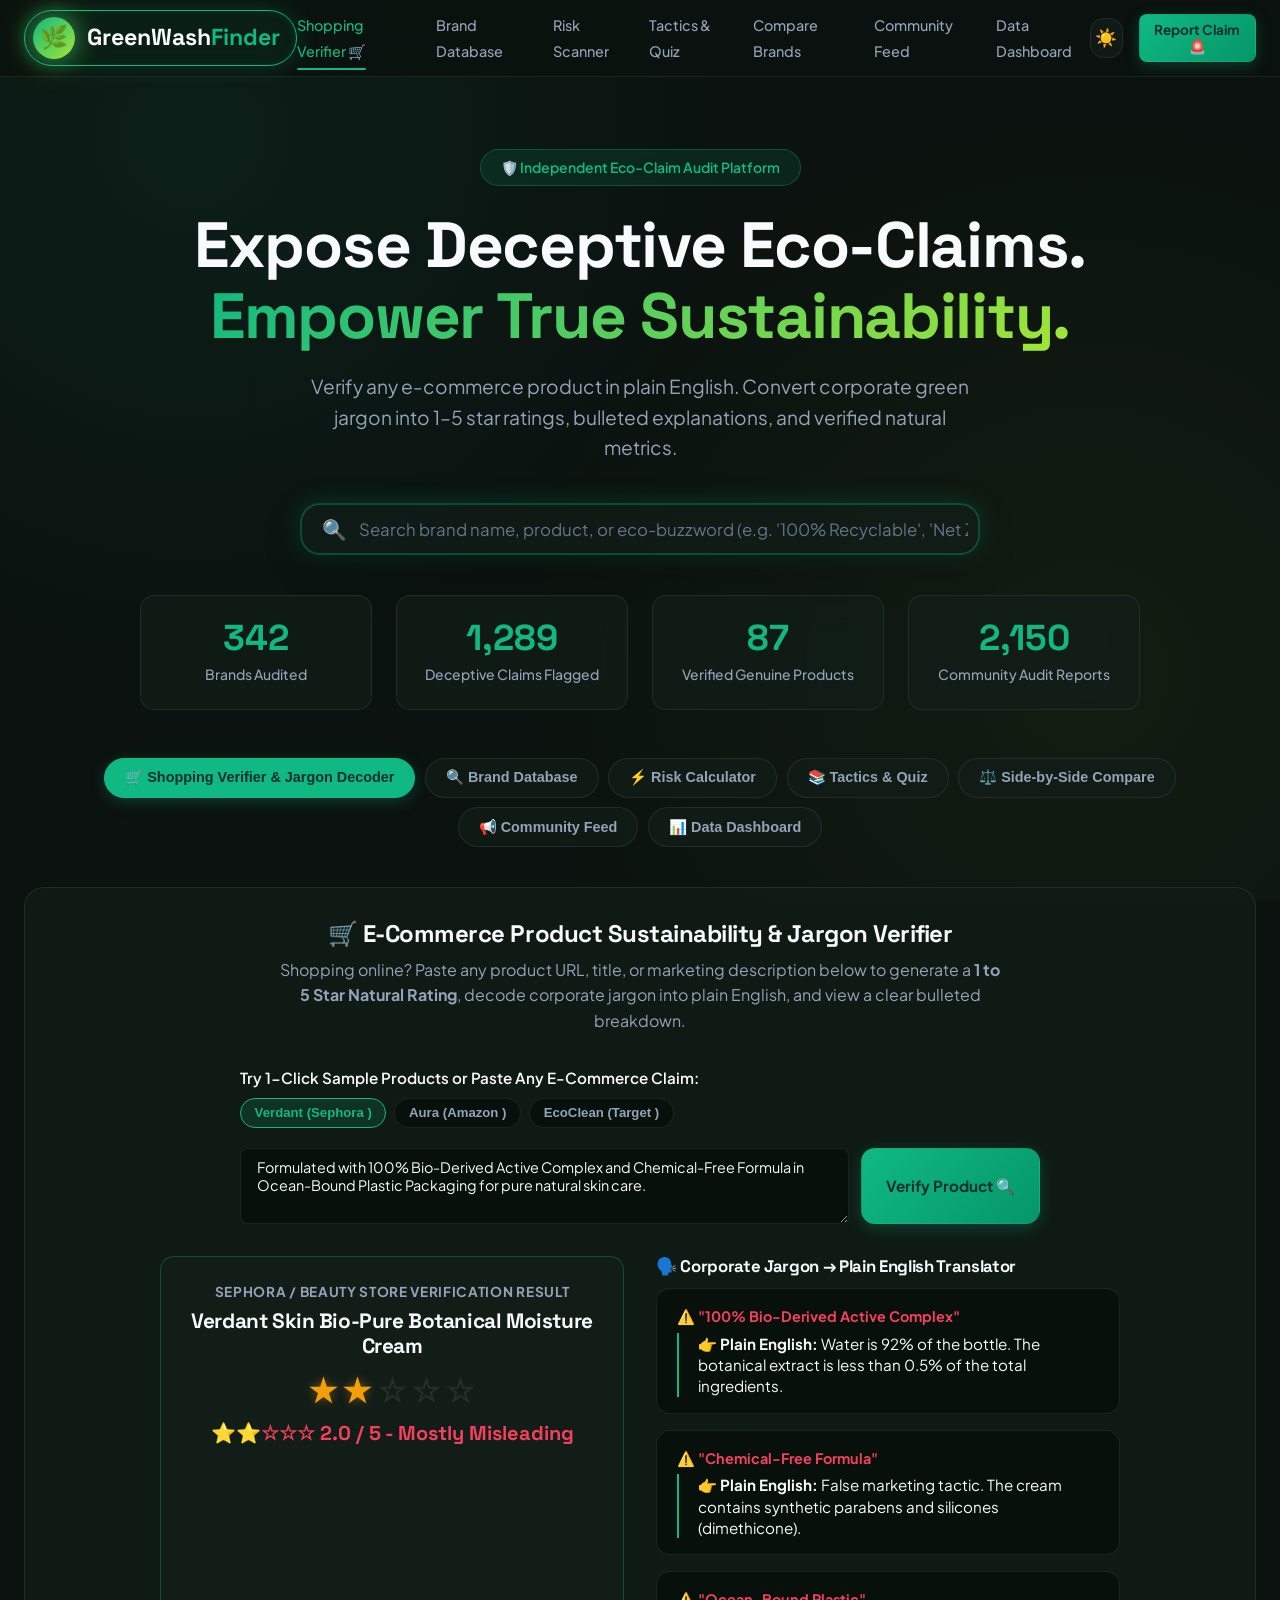
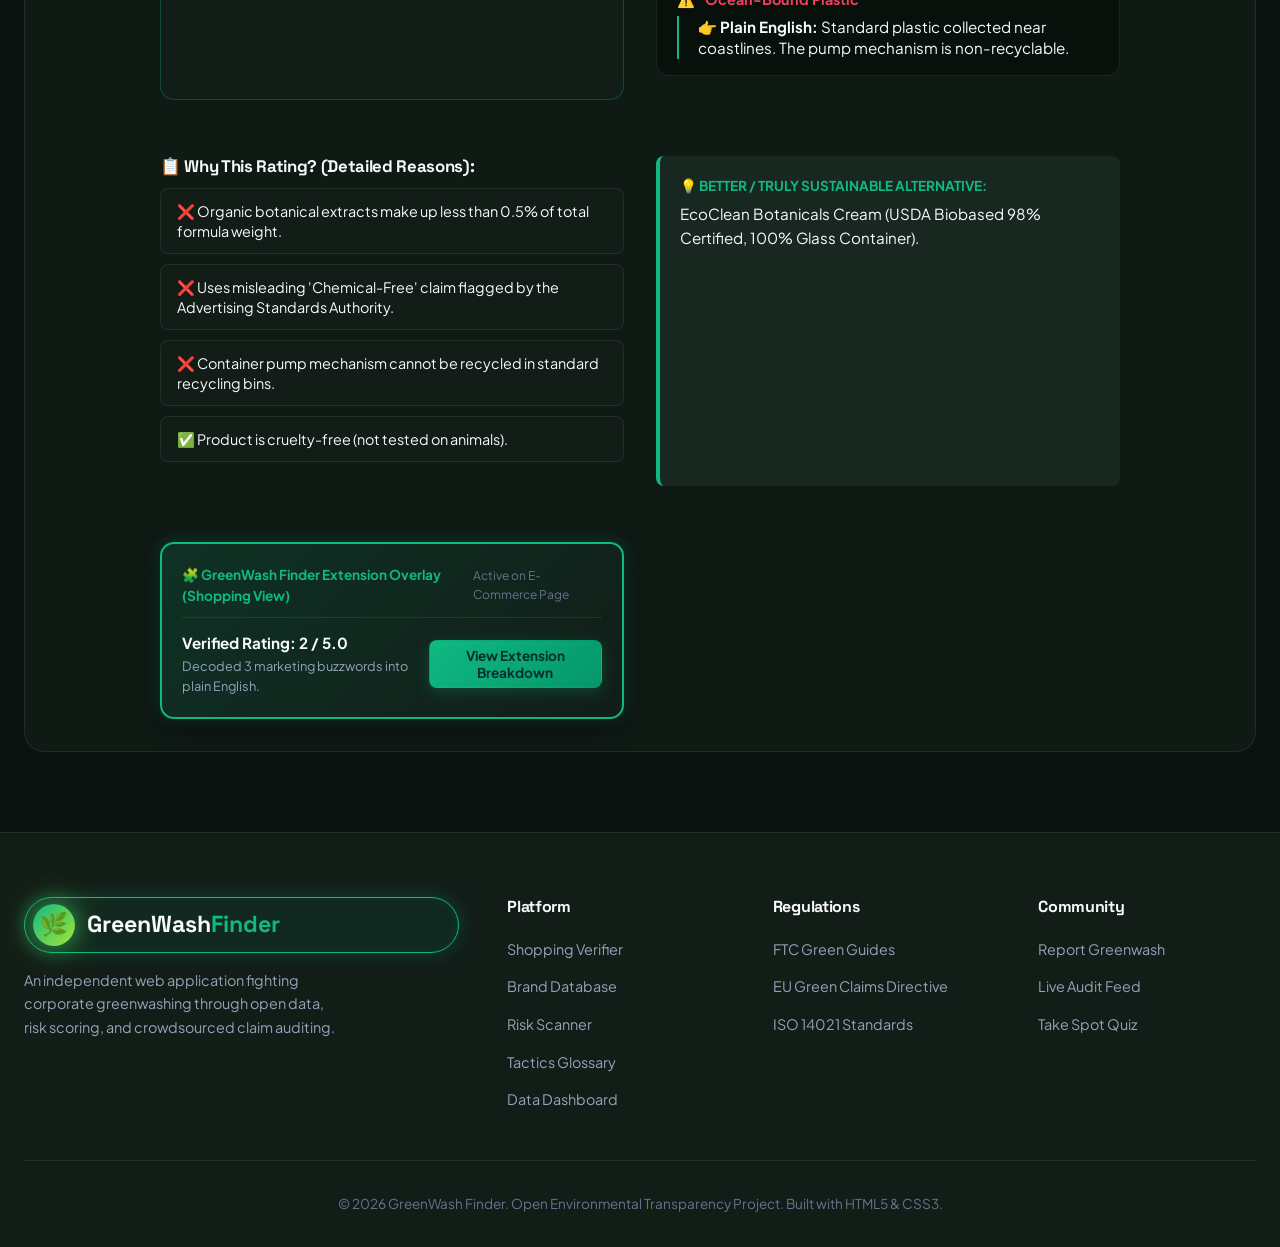
<file: greenwash/index.html>
<!DOCTYPE html>
<html lang="en" data-theme="dark">

<head>
    <meta charset="UTF-8">
    <meta name="viewport" content="width=device-width, initial-scale=1.0">
    <title>GreenWash Finder | Expose Deceptive Eco-Claims & Corporate Greenwashing</title>
    <meta name="description"
        content="GreenWash Finder is an interactive platform auditing corporate eco-claims, evaluating greenwashing risk scores, decoding e-commerce buzzwords into plain English with 1-5 star ratings.">
    <link rel="stylesheet" href="styles.css">
</head>

<body>

    <!-- Header & Navigation -->
    <header class="navbar">
        <div class="container">
            <a href="#" class="logo">
                <div class="logo-icon">🌿</div>
                <span>GreenWash<span class="text-emerald">Finder</span></span>
            </a>

            <nav>
                <ul class="nav-links">
                    <li><a href="#" class="nav-link active" data-tab="ecom">Shopping Verifier 🛒</a></li>
                    <li><a href="#" class="nav-link" data-tab="database">Brand Database</a></li>
                    <li><a href="#" class="nav-link" data-tab="scanner">Risk Scanner</a></li>
                    <li><a href="#" class="nav-link" data-tab="tactics">Tactics & Quiz</a></li>
                    <li><a href="#" class="nav-link" data-tab="compare">Compare Brands</a></li>
                    <li><a href="#" class="nav-link" data-tab="reports">Community Feed</a></li>
                    <li><a href="#" class="nav-link" data-tab="insights">Data Dashboard</a></li>
                </ul>
            </nav>

            <div class="nav-actions">
                <button class="theme-toggle" id="themeToggleBtn" title="Toggle Theme">☀️</button>
                <button class="btn btn-primary btn-sm" id="openSubmitReportBtn">Report Claim 🚨</button>
            </div>
        </div>
    </header>

    <!-- Main Hero Banner -->
    <section class="hero">
        <div class="container">
            <div class="hero-badge">
                <span>🛡️ Independent Eco-Claim Audit Platform</span>
            </div>
            <h1 class="hero-title">Expose Deceptive Eco-Claims.<br><span class="gradient-text">Empower True
                    Sustainability.</span></h1>
            <p class="hero-subtitle">
                Verify any e-commerce product in plain English. Convert corporate green jargon into 1–5 star ratings,
                bulleted explanations, and verified natural metrics.
            </p>

            <!-- Quick Search Bar -->
            <div class="search-box-wrap">
                <div class="search-box">
                    <span class="search-icon">🔍</span>
                    <input type="text" id="quickSearchInput" class="search-input"
                        placeholder="Search brand name, product, or eco-buzzword (e.g. '100% Recyclable', 'Net Zero')...">
                </div>
                <div class="search-results-dropdown" id="searchResultsDropdown"></div>
            </div>

            <!-- Stats Counters -->
            <div class="hero-stats">
                <div class="stat-card">
                    <div class="stat-number" id="stat-brands">0</div>
                    <div class="stat-label">Brands Audited</div>
                </div>
                <div class="stat-card">
                    <div class="stat-number" id="stat-claims">0</div>
                    <div class="stat-label">Deceptive Claims Flagged</div>
                </div>
                <div class="stat-card">
                    <div class="stat-number" id="stat-products">0</div>
                    <div class="stat-label">Verified Genuine Products</div>
                </div>
                <div class="stat-card">
                    <div class="stat-number" id="stat-reports">0</div>
                    <div class="stat-label">Community Audit Reports</div>
                </div>
            </div>
        </div>
    </section>

    <!-- Main Content Tabs Area -->
    <main class="container" id="main-content">
        <!-- Section Navigation Buttons -->
        <div class="section-nav">
            <button class="tab-btn active" data-tab="ecom">🛒 Shopping Verifier & Jargon Decoder</button>
            <button class="tab-btn" data-tab="database">🔍 Brand Database</button>
            <button class="tab-btn" data-tab="scanner">⚡ Risk Calculator</button>
            <button class="tab-btn" data-tab="tactics">📚 Tactics & Quiz</button>
            <button class="tab-btn" data-tab="compare">⚖️ Side-by-Side Compare</button>
            <button class="tab-btn" data-tab="reports">📢 Community Feed</button>
            <button class="tab-btn" data-tab="insights">📊 Data Dashboard</button>
        </div>

        <!-- Section 0 (Featured): E-Commerce Product Verifier & Jargon Decoder -->
        <section id="ecom-section" class="view-section active">
            <div class="verifier-card">
                <div style="text-align:center; max-width:720px; margin:0 auto 2rem;">
                    <h2>🛒 E-Commerce Product Sustainability & Jargon Verifier</h2>
                    <p style="color:var(--text-secondary); margin-top:0.5rem;">
                        Shopping online? Paste any product URL, title, or marketing description below to generate a
                        <strong>1 to 5 Star Natural Rating</strong>, decode corporate jargon into plain English, and
                        view a clear bulleted breakdown.
                    </p>
                </div>

                <!-- Input & Preset Buttons -->
                <div style="max-width:800px; margin:0 auto 2rem;">
                    <label class="form-label">Try 1-Click Sample Products or Paste Any E-Commerce Claim:</label>
                    <div class="sample-preset-pills" id="ecomPresetsContainer"></div>

                    <div style="display:flex; gap:0.75rem; flex-wrap:wrap;">
                        <textarea id="ecomTextInput" class="text-input"
                            style="flex:1; min-width:280px; height:76px; font-family:inherit;"
                            placeholder="Paste product URL or marketing text (e.g. '100% Bio-Derived Active Complex in Ocean-Bound Plastic Packaging')..."></textarea>
                        <button class="btn btn-primary" id="verifyEcomBtn" style="align-self:stretch;">Verify Product
                            🔍</button>
                    </div>
                </div>

                <!-- Dynamic Results Display Area -->
                <div class="ecom-verifier-grid" id="ecomResultsContainer" style="max-width:960px; margin:0 auto;"></div>
            </div>
        </section>

        <!-- Section 1: Brand & Product Database -->
        <section id="database-section" class="view-section">
            <div class="filter-toolbar">
                <div class="filter-group">
                    <span class="filter-label">Industry:</span>
                    <select id="filterIndustry" class="select-input"></select>

                    <span class="filter-label">Risk Level:</span>
                    <select id="filterRisk" class="select-input">
                        <option value="All Tiers">All Tiers</option>
                        <option value="High Risk">High Risk (70%+)</option>
                        <option value="Suspicious">Suspicious (45%-69%)</option>
                        <option value="Verified Genuine">Verified Genuine (&lt;45%)</option>
                    </select>

                    <span class="filter-label">Sort:</span>
                    <select id="sortBrands" class="select-input">
                        <option value="riskScoreDesc">Highest Risk First</option>
                        <option value="riskScoreAsc">Lowest Risk First</option>
                        <option value="nameAsc">Brand Name (A-Z)</option>
                    </select>
                </div>

                <div class="filter-group">
                    <input type="text" id="dbSearchInput" class="text-input" placeholder="Filter by keyword...">
                    <span id="dbCountBadge" class="hero-badge" style="margin-bottom:0;">0 Brands</span>
                </div>
            </div>

            <!-- Brands Grid Container -->
            <div class="brands-grid" id="brandsGrid"></div>
        </section>

        <!-- Section 2: Greenwash Risk Scanner & Calculator -->
        <section id="scanner-section" class="view-section">
            <div class="calculator-card">
                <div style="text-align:center; max-width:600px; margin:0 auto 2.5rem;">
                    <h2>Interactive Greenwash Risk Scanner</h2>
                    <p style="color:var(--text-secondary); margin-top:0.5rem;">
                        Evaluate any marketing claim or product label. Select the attributes observed below to calculate
                        an instant Greenwash Risk Index.
                    </p>
                </div>

                <div class="calc-grid">
                    <!-- Form Input Checklist -->
                    <form id="scannerForm" onsubmit="return false;">
                        <div class="form-group">
                            <label class="form-label">Deceptive Risk Indicators (Select all that apply):</label>
                            <div class="checkbox-group">
                                <label class="checkbox-label">
                                    <input type="checkbox" id="calcNoProof" checked>
                                    <span>No easily accessible proof or scientific report published</span>
                                </label>
                                <label class="checkbox-label">
                                    <input type="checkbox" id="calcVagueWords" checked>
                                    <span>Uses vague buzzwords ("100% Eco-Friendly", "Natural", "Pure")</span>
                                </label>
                                <label class="checkbox-label">
                                    <input type="checkbox" id="calcFakeSeal">
                                    <span>Displays internal/self-created eco badge (not accredited)</span>
                                </label>
                                <label class="checkbox-label">
                                    <input type="checkbox" id="calcFuturePromise">
                                    <span>Makes long-term promise ("Net-Zero 2050") without interim targets</span>
                                </label>
                            </div>
                        </div>

                        <div class="form-group">
                            <label class="form-label">Genuine Verification Factors:</label>
                            <div class="checkbox-group">
                                <label class="checkbox-label">
                                    <input type="checkbox" id="calcVerified3rdParty">
                                    <span>Independent 3rd party certification (GOTS, B-Corp, USDA Biobased)</span>
                                </label>
                                <label class="checkbox-label">
                                    <input type="checkbox" id="calcFullLCA">
                                    <span>Full Life Cycle Assessment (LCA) data publicly available</span>
                                </label>
                            </div>
                        </div>
                    </form>

                    <!-- Score Result Gauge Display -->
                    <div class="score-result-panel">
                        <div class="gauge-circle">
                            <svg viewBox="0 0 160 160">
                                <circle class="gauge-bg" cx="80" cy="80" r="70"></circle>
                                <circle class="gauge-fill" id="gaugeFill" cx="80" cy="80" r="70"></circle>
                            </svg>
                            <div class="gauge-center-text">
                                <div class="gauge-score" id="calcScoreValue">0%</div>
                                <div class="gauge-sub">Risk Score</div>
                            </div>
                        </div>

                        <div class="result-verdict" id="calcVerdict">Evaluating...</div>
                        <div class="result-desc" id="calcDesc">Adjust the parameters to scan claim credibility.</div>
                    </div>
                </div>
            </div>
        </section>

        <!-- Section 3: Tactics Glossary & Interactive Quiz -->
        <section id="tactics-section" class="view-section">
            <div style="text-align:center; max-width:700px; margin:0 auto 2.5rem;">
                <h2>The 7 Sins of Greenwashing Glossary</h2>
                <p style="color:var(--text-secondary); margin-top:0.5rem;">
                    Learn how corporate advertisers spin misleading environmental narratives to influence consumer
                    perception.
                </p>
            </div>

            <!-- Tactics Cards Grid -->
            <div class="tactics-grid" id="tacticsGrid"></div>

            <!-- Interactive Quiz Box -->
            <div class="quiz-box">
                <div style="display:flex; align-items:center; justify-space-between; margin-bottom:1.5rem;">
                    <span class="hero-badge" style="margin:0;">🧠 Interactive Knowledge Check</span>
                    <button class="btn btn-secondary btn-sm" id="nextQuizBtn" style="display:none;">Next Scenario
                        →</button>
                </div>
                <h3 class="quiz-question-title">Spot the Greenwash!</h3>
                <div class="quiz-scenario" id="quizScenario">Loading quiz scenario...</div>
                <div class="quiz-options" id="quizOptions"></div>
                <div class="quiz-feedback" id="quizFeedback"></div>
            </div>
        </section>

        <!-- Section 4: Side-by-Side Brand Comparison -->
        <section id="compare-section" class="view-section">
            <div style="text-align:center; max-width:700px; margin:0 auto 2.5rem;">
                <h2>Side-by-Side Brand Audit Comparison</h2>
                <p style="color:var(--text-secondary); margin-top:0.5rem;">
                    Compare two brands directly on sustainability disclosures, greenwash risk index, recycled content,
                    and regulatory notices.
                </p>
            </div>

            <div class="comparison-wrap">
                <div class="comparison-select-row">
                    <div>
                        <label class="form-label">Select Brand A:</label>
                        <select id="compareBrand1" class="select-input" style="width:100%;"></select>
                    </div>
                    <div>
                        <label class="form-label">Select Brand B:</label>
                        <select id="compareBrand2" class="select-input" style="width:100%;"></select>
                    </div>
                </div>

                <div id="comparisonTableContainer"></div>
            </div>
        </section>

        <!-- Section 5: Community Claims Feed -->
        <section id="reports-section" class="view-section">
            <div
                style="display:flex; align-items:center; justify-content:space-between; margin-bottom:2rem; flex-wrap:wrap; gap:1rem;">
                <div>
                    <h2>Community Claims Audit Feed</h2>
                    <p style="color:var(--text-secondary); margin-top:0.25rem;">
                        Crowdsourced reports of misleading product claims submitted and verified by conscious consumers.
                    </p>
                </div>
                <button class="btn btn-primary"
                    onclick="document.getElementById('submitModal').classList.add('active')">Submit Suspicious Claim
                    🚨</button>
            </div>

            <div class="reports-grid" id="reportsFeed"></div>
        </section>

        <!-- Section 6: Data Insights & Trends -->
        <section id="insights-section" class="view-section">
            <div style="text-align:center; max-width:700px; margin:0 auto 2.5rem;">
                <h2>Data Insights & Corporate Transparency Trends</h2>
                <p style="color:var(--text-secondary); margin-top:0.5rem;">
                    Real-time aggregated metrics analyzing greenwash prevalence across industries and top misleading
                    eco-buzzwords.
                </p>
            </div>

            <div class="charts-grid">
                <div class="chart-card">
                    <div class="chart-header">
                        <h3 class="chart-title">Greenwash Risk Index by Industry Sector</h3>
                        <div class="chart-subtitle">Average risk score percentage based on 342 corporate audits</div>
                    </div>
                    <div class="svg-chart-container" id="industryChartContainer"></div>
                </div>

                <div class="chart-card">
                    <div class="chart-header">
                        <h3 class="chart-title">Most Overused Deceptive Eco-Buzzwords</h3>
                        <div class="chart-subtitle">Frequency of unverified claims in corporate marketing</div>
                    </div>
                    <div class="svg-chart-container" id="buzzwordsChartContainer"></div>
                </div>
            </div>
        </section>
    </main>

    <!-- Modal 1: Audit & Tactic Detail Modal -->
    <div class="modal-overlay" id="auditModal">
        <div class="modal-content">
            <button class="modal-close-btn">&times;</button>
            <div id="auditModalBody"></div>
        </div>
    </div>

    <!-- Modal 2: Submit New Community Claim Modal -->
    <div class="modal-overlay" id="submitModal">
        <div class="modal-content">
            <button class="modal-close-btn">&times;</button>
            <h2 style="margin-bottom:1rem;">Submit Suspicious Eco-Claim</h2>
            <p style="color:var(--text-secondary); margin-bottom:1.5rem; font-size:0.95rem;">
                Report an unverified or deceptive marketing claim for community auditing.
            </p>

            <form id="claimSubmissionForm">
                <div class="form-group">
                    <label class="form-label">Brand Name:</label>
                    <input type="text" id="subBrandName" class="text-input" style="width:100%;" required
                        placeholder="e.g. EcoStyle Global">
                </div>

                <div class="form-group">
                    <label class="form-label">Product Name / Line:</label>
                    <input type="text" id="subProductName" class="text-input" style="width:100%;" required
                        placeholder="e.g. 100% Bio-Plastic Water Bottle">
                </div>

                <div class="form-group">
                    <label class="form-label">Advertised Marketing Claim:</label>
                    <textarea id="subClaimText" class="text-input" style="width:100%; height:80px; font-family:inherit;"
                        required placeholder="Quote the exact slogan or claim printed on packaging or ad..."></textarea>
                </div>

                <div class="form-group">
                    <label class="form-label">Why is this misleading? (Evidence/Notes):</label>
                    <textarea id="subEvidence" class="text-input" style="width:100%; height:80px; font-family:inherit;"
                        required placeholder="Explain why this claim lacks proof or contradicts reality..."></textarea>
                </div>

                <div style="display:flex; justify-content:flex-end; gap:1rem; margin-top:1.5rem;">
                    <button type="button" class="btn btn-secondary"
                        onclick="document.getElementById('submitModal').classList.remove('active')">Cancel</button>
                    <button type="submit" class="btn btn-primary">Submit Report 🚀</button>
                </div>
            </form>
        </div>
    </div>

    <!-- Toast Notifications Container -->
    <div class="toast-container" id="toastContainer"></div>

    <!-- Footer -->
    <footer class="footer">
        <div class="container">
            <div class="footer-grid">
                <div>
                    <a href="#" class="logo" style="margin-bottom:1rem;">
                        <div class="logo-icon">🌿</div>
                        <span>GreenWash<span class="text-emerald">Finder</span></span>
                    </a>
                    <p style="color:var(--text-secondary); font-size:0.9rem; max-width:320px;">
                        An independent web application fighting corporate greenwashing through open data, risk scoring,
                        and crowdsourced claim auditing.
                    </p>
                </div>

                <div>
                    <h4 class="footer-title">Platform</h4>
                    <ul class="footer-links">
                        <li><a href="#" data-tab="ecom">Shopping Verifier</a></li>
                        <li><a href="#" data-tab="database">Brand Database</a></li>
                        <li><a href="#" data-tab="scanner">Risk Scanner</a></li>
                        <li><a href="#" data-tab="tactics">Tactics Glossary</a></li>
                        <li><a href="#" data-tab="insights">Data Dashboard</a></li>
                    </ul>
                </div>

                <div>
                    <h4 class="footer-title">Regulations</h4>
                    <ul class="footer-links">
                        <li><a href="https://www.ftc.gov/news-events/topics/truth-advertising/green-guides"
                                target="_blank" rel="noopener">FTC Green Guides</a></li>
                        <li><a href="https://environment.ec.europa.eu/topics/circular-economy/green-claims_en"
                                target="_blank" rel="noopener">EU Green Claims Directive</a></li>
                        <li><a href="https://www.iso.org/standard/23151.html" target="_blank" rel="noopener">ISO 14021
                                Standards</a></li>
                    </ul>
                </div>

                <div>
                    <h4 class="footer-title">Community</h4>
                    <ul class="footer-links">
                        <li><a href="#"
                                onclick="document.getElementById('submitModal').classList.add('active'); return false;">Report
                                Greenwash</a></li>
                        <li><a href="#" data-tab="reports">Live Audit Feed</a></li>
                        <li><a href="#" data-tab="tactics">Take Spot Quiz</a></li>
                    </ul>
                </div>
            </div>

            <div class="footer-bottom">
                <p>&copy; 2026 GreenWash Finder. Open Environmental Transparency Project. Built with HTML5 & CSS3.</p>
            </div>
        </div>
    </footer>

    <!-- Application Scripts -->
    <script src="data.js"></script>
    <script src="app.js"></script>
</body>

</html>
</file>
<file: greenwash/styles.css>
/* ==========================================================================
   GreenWash Finder - Premium Modern Stylesheet
   Design System: Deep Eco-Slate, Emerald Accents, Glassmorphism, Responsive Grid
   ========================================================================== */

@import url('https://fonts.googleapis.com/css2?family=Plus+Jakarta+Sans:wght@300;400;500;600;700;800&family=Space+Grotesk:wght@500;700&display=swap');

:root {
    /* Color Palette - Dark Forest & Neon Emerald */
    --bg-primary: #0b120f;
    --bg-secondary: #121d18;
    --bg-card: rgba(18, 30, 24, 0.75);
    --bg-card-hover: rgba(26, 43, 34, 0.9);
    --bg-input: rgba(8, 15, 12, 0.8);
    --bg-modal: #101915;
    
    --accent-emerald: #10b981;
    --accent-emerald-hover: #059669;
    --accent-glow: rgba(16, 185, 129, 0.25);
    --accent-mint: #34d399;
    --accent-lime: #a3e635;
    
    --risk-high: #f43f5e;
    --risk-high-glow: rgba(244, 63, 94, 0.3);
    --risk-high-bg: rgba(244, 63, 94, 0.12);
    
    --risk-medium: #fbbf24;
    --risk-medium-glow: rgba(251, 191, 36, 0.3);
    --risk-medium-bg: rgba(251, 191, 36, 0.12);
    
    --risk-low: #10b981;
    --risk-low-glow: rgba(16, 185, 129, 0.3);
    --risk-low-bg: rgba(16, 185, 129, 0.12);
    
    --text-primary: #f8fafc;
    --text-secondary: #94a3b8;
    --text-muted: #64748b;
    --text-emerald: #6ee7b7;
    
    --border-subtle: rgba(255, 255, 255, 0.08);
    --border-accent: rgba(16, 185, 129, 0.3);
    --glass-border: rgba(255, 255, 255, 0.1);
    --glass-blur: blur(16px);
    
    --radius-sm: 8px;
    --radius-md: 14px;
    --radius-lg: 20px;
    --radius-full: 9999px;
    
    --shadow-card: 0 10px 30px -10px rgba(0, 0, 0, 0.5), 0 0 20px rgba(16, 185, 129, 0.05);
    --shadow-modal: 0 25px 50px -12px rgba(0, 0, 0, 0.7);
    --transition-fast: 0.2s cubic-bezier(0.4, 0, 0.2, 1);
    --transition-smooth: 0.35s cubic-bezier(0.16, 1, 0.3, 1);
    
    --font-heading: 'Space Grotesk', -apple-system, sans-serif;
    --font-body: 'Plus Jakarta Sans', -apple-system, sans-serif;
}

/* Light Theme Variables */
[data-theme="light"] {
    --bg-primary: #f2f7f4;
    --bg-secondary: #ffffff;
    --bg-card: rgba(255, 255, 255, 0.85);
    --bg-card-hover: rgba(240, 247, 243, 0.95);
    --bg-input: #ffffff;
    --bg-modal: #ffffff;
    
    --text-primary: #0f172a;
    --text-secondary: #475569;
    --text-muted: #94a3b8;
    --text-emerald: #047857;
    
    --border-subtle: rgba(0, 0, 0, 0.08);
    --border-accent: rgba(16, 185, 129, 0.4);
    --glass-border: rgba(16, 185, 129, 0.2);
    --shadow-card: 0 10px 25px -5px rgba(0, 0, 0, 0.08);
}

/* Base resets */
*, *::before, *::after {
    box-sizing: border-box;
    margin: 0;
    padding: 0;
}

html {
    scroll-behavior: smooth;
    font-size: 16px;
}

body {
    font-family: var(--font-body);
    background-color: var(--bg-primary);
    color: var(--text-primary);
    line-height: 1.6;
    overflow-x: hidden;
    min-height: 100vh;
    background-image: 
        radial-gradient(circle at 15% 15%, rgba(16, 185, 129, 0.08) 0%, transparent 40%),
        radial-gradient(circle at 85% 75%, rgba(164, 230, 53, 0.05) 0%, transparent 45%);
    background-attachment: fixed;
    transition: background-color var(--transition-smooth), color var(--transition-smooth);
}

/* Custom Scrollbar */
::-webkit-scrollbar {
    width: 10px;
}
::-webkit-scrollbar-track {
    background: var(--bg-primary);
}
::-webkit-scrollbar-thumb {
    background: var(--bg-secondary);
    border: 2px solid var(--bg-primary);
    border-radius: var(--radius-full);
}
::-webkit-scrollbar-thumb:hover {
    background: var(--accent-emerald);
}

/* Utility Containers */
.container {
    width: 100%;
    max-width: 1280px;
    margin: 0 auto;
    padding: 0 1.5rem;
}

/* Typography */
h1, h2, h3, h4, h5, h6 {
    font-family: var(--font-heading);
    letter-spacing: -0.02em;
    line-height: 1.2;
    color: var(--text-primary);
}

.text-emerald {
    color: var(--accent-emerald);
}

.gradient-text {
    background: linear-gradient(135deg, #10b981 0%, #a3e635 100%);
    -webkit-background-clip: text;
    -webkit-text-fill-color: transparent;
}

/* Buttons */
.btn {
    display: inline-flex;
    align-items: center;
    justify-content: center;
    gap: 0.5rem;
    padding: 0.75rem 1.5rem;
    font-family: var(--font-body);
    font-weight: 600;
    font-size: 0.95rem;
    border-radius: var(--radius-md);
    border: 1px solid transparent;
    cursor: pointer;
    transition: all var(--transition-fast);
    text-decoration: none;
    user-select: none;
}

.btn-primary {
    background: linear-gradient(135deg, var(--accent-emerald) 0%, var(--accent-emerald-hover) 100%);
    color: #042f2e;
    font-weight: 700;
    box-shadow: 0 4px 15px var(--accent-glow);
}

.btn-primary:hover {
    transform: translateY(-2px);
    box-shadow: 0 8px 25px rgba(16, 185, 129, 0.4);
    filter: brightness(1.1);
}

.btn-secondary {
    background: var(--bg-card);
    color: var(--text-primary);
    border-color: var(--border-subtle);
    backdrop-filter: var(--glass-blur);
}

.btn-secondary:hover {
    background: var(--bg-card-hover);
    border-color: var(--accent-emerald);
    color: var(--accent-emerald);
}

.btn-outline {
    background: transparent;
    border: 1px solid var(--accent-emerald);
    color: var(--accent-emerald);
}

.btn-outline:hover {
    background: rgba(16, 185, 129, 0.1);
}

.btn-sm {
    padding: 0.4rem 0.9rem;
    font-size: 0.85rem;
    border-radius: var(--radius-sm);
}

/* Header & Navbar */
.navbar {
    position: sticky;
    top: 0;
    z-index: 100;
    background: rgba(11, 18, 15, 0.85);
    backdrop-filter: var(--glass-blur);
    border-bottom: 1px solid var(--border-subtle);
    transition: background var(--transition-smooth);
}

[data-theme="light"] .navbar {
    background: rgba(242, 247, 244, 0.85);
}

.navbar .container {
    display: flex;
    align-items: center;
    justify-content: space-between;
    height: 76px;
}

.logo {
    display: flex;
    align-items: center;
    gap: 0.75rem;
    text-decoration: none;
    font-family: var(--font-heading);
    font-weight: 800;
    font-size: 1.45rem;
    color: var(--text-primary);
    padding: 0.4rem 1rem 0.4rem 0.5rem;
    background: rgba(16, 185, 129, 0.08);
    border: 1.5px solid var(--accent-emerald);
    border-radius: var(--radius-full);
    box-shadow: 0 0 20px rgba(16, 185, 129, 0.25), inset 0 0 10px rgba(16, 185, 129, 0.1);
    backdrop-filter: var(--glass-blur);
    transition: all var(--transition-fast);
}

.logo:hover {
    transform: translateY(-2px) scale(1.03);
    box-shadow: 0 0 30px rgba(16, 185, 129, 0.5), inset 0 0 15px rgba(164, 230, 53, 0.2);
    border-color: var(--accent-lime);
}

.logo-icon {
    width: 42px;
    height: 42px;
    border-radius: var(--radius-full);
    background: linear-gradient(135deg, #10b981 0%, #a3e635 100%);
    display: flex;
    align-items: center;
    justify-content: center;
    font-size: 1.4rem;
    box-shadow: 0 0 20px rgba(16, 185, 129, 0.6), 0 0 35px rgba(164, 230, 53, 0.4);
    animation: logoPulseGlow 3s infinite alternate ease-in-out;
}

@keyframes logoPulseGlow {
    0% {
        box-shadow: 0 0 15px rgba(16, 185, 129, 0.5), 0 0 30px rgba(164, 230, 53, 0.3);
        transform: scale(1);
    }
    100% {
        box-shadow: 0 0 25px rgba(16, 185, 129, 0.8), 0 0 45px rgba(164, 230, 53, 0.6);
        transform: scale(1.06);
    }
}

.nav-links {
    display: flex;
    align-items: center;
    gap: 1.5rem;
    list-style: none;
}

.nav-link {
    color: var(--text-secondary);
    text-decoration: none;
    font-weight: 500;
    font-size: 0.9rem;
    transition: color var(--transition-fast);
    padding: 0.4rem 0;
    position: relative;
}

.nav-link:hover, .nav-link.active {
    color: var(--accent-emerald);
}

.nav-link.active::after {
    content: '';
    position: absolute;
    bottom: -4px;
    left: 0;
    width: 100%;
    height: 2px;
    background: var(--accent-emerald);
    border-radius: var(--radius-full);
}

.nav-actions {
    display: flex;
    align-items: center;
    gap: 1rem;
}

.theme-toggle {
    background: var(--bg-card);
    border: 1px solid var(--border-subtle);
    color: var(--text-primary);
    width: 40px;
    height: 40px;
    border-radius: var(--radius-md);
    display: flex;
    align-items: center;
    justify-content: center;
    cursor: pointer;
    font-size: 1.1rem;
    transition: all var(--transition-fast);
}

.theme-toggle:hover {
    border-color: var(--accent-emerald);
    color: var(--accent-emerald);
    transform: rotate(15deg);
}

/* Hero Section */
.hero {
    padding: 4.5rem 0 3rem;
    text-align: center;
    position: relative;
}

.hero-badge {
    display: inline-flex;
    align-items: center;
    gap: 0.5rem;
    padding: 0.4rem 1.25rem;
    background: var(--risk-low-bg);
    border: 1px solid var(--border-accent);
    border-radius: var(--radius-full);
    color: var(--accent-emerald);
    font-size: 0.875rem;
    font-weight: 600;
    margin-bottom: 1.5rem;
    backdrop-filter: var(--glass-blur);
}

.hero-title {
    font-size: clamp(2.5rem, 5vw, 4rem);
    font-weight: 800;
    max-width: 900px;
    margin: 0 auto 1.25rem;
    line-height: 1.1;
}

.hero-subtitle {
    font-size: clamp(1.05rem, 2vw, 1.2rem);
    color: var(--text-secondary);
    max-width: 680px;
    margin: 0 auto 2.5rem;
}

/* Quick Search Bar */
.search-box-wrap {
    max-width: 680px;
    margin: 0 auto 2.5rem;
    position: relative;
}

.search-box {
    display: flex;
    align-items: center;
    background: var(--bg-card);
    border: 2px solid var(--border-accent);
    border-radius: var(--radius-lg);
    padding: 0.5rem 0.6rem 0.5rem 1.25rem;
    box-shadow: 0 12px 35px rgba(0, 0, 0, 0.3), 0 0 25px var(--accent-glow);
    backdrop-filter: var(--glass-blur);
    transition: all var(--transition-fast);
}

.search-box:focus-within {
    border-color: var(--accent-emerald);
    box-shadow: 0 15px 40px rgba(0, 0, 0, 0.4), 0 0 30px rgba(16, 185, 129, 0.4);
}

.search-icon {
    font-size: 1.25rem;
    color: var(--text-muted);
    margin-right: 0.75rem;
}

.search-input {
    width: 100%;
    background: transparent;
    border: none;
    outline: none;
    color: var(--text-primary);
    font-size: 1.05rem;
    font-family: var(--font-body);
}

.search-input::placeholder {
    color: var(--text-muted);
}

/* Autocomplete Dropdown */
.search-results-dropdown {
    position: absolute;
    top: 100%;
    left: 0;
    right: 0;
    margin-top: 0.5rem;
    background: var(--bg-modal);
    border: 1px solid var(--border-accent);
    border-radius: var(--radius-md);
    box-shadow: var(--shadow-modal);
    z-index: 50;
    max-height: 320px;
    overflow-y: auto;
    display: none;
}

.search-results-dropdown.active {
    display: block;
}

.search-item {
    display: flex;
    align-items: center;
    justify-content: space-between;
    padding: 0.85rem 1.25rem;
    border-bottom: 1px solid var(--border-subtle);
    cursor: pointer;
    transition: background var(--transition-fast);
}

.search-item:last-child {
    border-bottom: none;
}

.search-item:hover {
    background: var(--bg-card-hover);
}

.search-item-info {
    display: flex;
    align-items: center;
    gap: 0.75rem;
}

.search-item-title {
    font-weight: 600;
    color: var(--text-primary);
}

.search-item-sub {
    font-size: 0.8rem;
    color: var(--text-muted);
}

/* Hero Stats Counter Grid */
.hero-stats {
    display: grid;
    grid-template-columns: repeat(auto-fit, minmax(200px, 1fr));
    gap: 1.5rem;
    max-width: 1000px;
    margin: 0 auto;
}

.stat-card {
    background: var(--bg-card);
    border: 1px solid var(--border-subtle);
    border-radius: var(--radius-md);
    padding: 1.5rem 1rem;
    text-align: center;
    backdrop-filter: var(--glass-blur);
    transition: transform var(--transition-fast);
}

.stat-card:hover {
    transform: translateY(-4px);
    border-color: var(--border-accent);
}

.stat-number {
    font-family: var(--font-heading);
    font-size: 2.25rem;
    font-weight: 700;
    color: var(--accent-emerald);
    line-height: 1;
    margin-bottom: 0.4rem;
}

.stat-label {
    font-size: 0.875rem;
    color: var(--text-secondary);
    font-weight: 500;
}

/* Navigation Tabs */
.section-nav {
    display: flex;
    justify-content: center;
    gap: 0.6rem;
    margin-bottom: 2.5rem;
    flex-wrap: wrap;
}

.tab-btn {
    padding: 0.65rem 1.25rem;
    border-radius: var(--radius-full);
    background: var(--bg-card);
    border: 1px solid var(--border-subtle);
    color: var(--text-secondary);
    font-weight: 600;
    font-size: 0.9rem;
    cursor: pointer;
    transition: all var(--transition-fast);
    display: flex;
    align-items: center;
    gap: 0.4rem;
}

.tab-btn:hover {
    color: var(--text-primary);
    border-color: var(--accent-emerald);
}

.tab-btn.active {
    background: var(--accent-emerald);
    color: #042f2e;
    border-color: var(--accent-emerald);
    box-shadow: 0 4px 15px var(--accent-glow);
}

/* Content View Sections */
.view-section {
    display: none;
    animation: fadeIn 0.4s cubic-bezier(0.16, 1, 0.3, 1);
}

.view-section.active {
    display: block;
}

@keyframes fadeIn {
    from { opacity: 0; transform: translateY(12px); }
    to { opacity: 1; transform: translateY(0); }
}

/* 1 to 5 Star Rating Styling */
.star-rating {
    display: inline-flex;
    align-items: center;
    gap: 0.2rem;
    font-size: 1.4rem;
    line-height: 1;
}

.star-rating-lg {
    font-size: 2.2rem;
}

.star-icon {
    transition: transform 0.2s ease;
}

.star-filled {
    color: #f59e0b;
    text-shadow: 0 0 10px rgba(245, 158, 11, 0.4);
}

.star-empty {
    color: var(--border-subtle);
}

/* E-Commerce Product Verifier & Jargon Decoder Components */
.ecom-verifier-grid {
    display: grid;
    grid-template-columns: 1fr 1fr;
    gap: 2rem;
}

@media (max-width: 900px) {
    .ecom-verifier-grid {
        grid-template-columns: 1fr;
    }
}

.sample-preset-pills {
    display: flex;
    gap: 0.5rem;
    flex-wrap: wrap;
    margin-bottom: 1.25rem;
}

.preset-pill {
    background: var(--bg-input);
    border: 1px solid var(--border-subtle);
    color: var(--text-secondary);
    padding: 0.4rem 0.85rem;
    border-radius: var(--radius-full);
    font-size: 0.825rem;
    font-weight: 600;
    cursor: pointer;
    transition: all var(--transition-fast);
}

.preset-pill:hover, .preset-pill.active {
    background: rgba(16, 185, 129, 0.15);
    border-color: var(--accent-emerald);
    color: var(--accent-emerald);
}

.verifier-card {
    background: var(--bg-card);
    border: 1px solid var(--border-subtle);
    border-radius: var(--radius-lg);
    padding: 2rem;
    backdrop-filter: var(--glass-blur);
}

.rating-header-box {
    background: var(--bg-secondary);
    border: 1px solid var(--border-accent);
    border-radius: var(--radius-md);
    padding: 1.5rem;
    text-align: center;
    margin-bottom: 1.5rem;
}

.rating-badge-title {
    font-family: var(--font-heading);
    font-size: 1.25rem;
    font-weight: 700;
    margin-top: 0.5rem;
}

/* Jargon Translation Cards */
.jargon-card-wrap {
    display: flex;
    flex-direction: column;
    gap: 1rem;
    margin-bottom: 1.5rem;
}

.jargon-card {
    background: var(--bg-input);
    border: 1px solid var(--border-subtle);
    border-radius: var(--radius-md);
    padding: 1rem 1.25rem;
    position: relative;
}

.jargon-original {
    font-weight: 700;
    color: var(--risk-high);
    font-size: 0.9rem;
    display: flex;
    align-items: center;
    gap: 0.4rem;
    margin-bottom: 0.3rem;
}

.jargon-translated {
    color: var(--text-primary);
    font-size: 0.95rem;
    line-height: 1.4;
    padding-left: 1.2rem;
    border-left: 2px solid var(--accent-emerald);
}

/* Bullet-Point Breakdown List */
.reasons-list {
    list-style: none;
    display: flex;
    flex-direction: column;
    gap: 0.6rem;
    margin-bottom: 1.5rem;
}

.reason-item {
    background: var(--bg-secondary);
    border: 1px solid var(--border-subtle);
    padding: 0.75rem 1rem;
    border-radius: var(--radius-sm);
    font-size: 0.9rem;
    line-height: 1.4;
}

/* Simulated E-Commerce Extension Overlay Box */
.extension-preview-widget {
    background: linear-gradient(135deg, rgba(16, 185, 129, 0.15), rgba(18, 30, 24, 0.95));
    border: 2px solid var(--accent-emerald);
    border-radius: var(--radius-md);
    padding: 1.25rem;
    box-shadow: 0 10px 25px rgba(0, 0, 0, 0.4), 0 0 15px var(--accent-glow);
    position: relative;
    overflow: hidden;
}

.extension-preview-header {
    display: flex;
    align-items: center;
    justify-content: space-between;
    border-bottom: 1px solid var(--border-subtle);
    padding-bottom: 0.6rem;
    margin-bottom: 0.85rem;
}

/* Filter Controls Toolbar */
.filter-toolbar {
    display: flex;
    flex-wrap: wrap;
    align-items: center;
    justify-content: space-between;
    gap: 1rem;
    background: var(--bg-card);
    border: 1px solid var(--border-subtle);
    padding: 1rem 1.5rem;
    border-radius: var(--radius-md);
    margin-bottom: 2rem;
    backdrop-filter: var(--glass-blur);
}

.filter-group {
    display: flex;
    align-items: center;
    gap: 0.75rem;
    flex-wrap: wrap;
}

.filter-label {
    font-size: 0.875rem;
    font-weight: 600;
    color: var(--text-secondary);
}

.select-input, .text-input {
    background: var(--bg-input);
    border: 1px solid var(--border-subtle);
    color: var(--text-primary);
    padding: 0.6rem 1rem;
    border-radius: var(--radius-sm);
    font-family: var(--font-body);
    font-size: 0.9rem;
    outline: none;
    transition: border-color var(--transition-fast);
}

.select-input:focus, .text-input:focus {
    border-color: var(--accent-emerald);
}

/* Brands Grid */
.brands-grid {
    display: grid;
    grid-template-columns: repeat(auto-fill, minmax(340px, 1fr));
    gap: 1.75rem;
    margin-bottom: 3rem;
}

/* Brand Card */
.brand-card {
    background: var(--bg-card);
    border: 1px solid var(--border-subtle);
    border-radius: var(--radius-lg);
    padding: 1.75rem;
    display: flex;
    flex-direction: column;
    justify-content: space-between;
    position: relative;
    overflow: hidden;
    backdrop-filter: var(--glass-blur);
    transition: all var(--transition-smooth);
}

.brand-card::before {
    content: '';
    position: absolute;
    top: 0;
    left: 0;
    width: 4px;
    height: 100%;
}

.brand-card[data-risk="High Risk"]::before { background: var(--risk-high); }
.brand-card[data-risk="Suspicious"]::before { background: var(--risk-medium); }
.brand-card[data-risk="Verified Genuine"]::before { background: var(--risk-low); }

.brand-card:hover {
    transform: translateY(-6px);
    border-color: var(--border-accent);
    box-shadow: var(--shadow-card);
}

.card-header {
    display: flex;
    align-items: flex-start;
    justify-content: space-between;
    margin-bottom: 1.25rem;
}

.brand-identity {
    display: flex;
    align-items: center;
    gap: 0.85rem;
}

.brand-logo-badge {
    width: 48px;
    height: 48px;
    border-radius: var(--radius-md);
    background: var(--bg-secondary);
    border: 1px solid var(--border-subtle);
    display: flex;
    align-items: center;
    justify-content: center;
    font-size: 1.5rem;
}

.brand-name {
    font-size: 1.2rem;
    font-weight: 700;
    line-height: 1.2;
}

.brand-industry {
    font-size: 0.8rem;
    color: var(--text-muted);
    font-weight: 500;
}

.risk-badge {
    display: inline-flex;
    align-items: center;
    gap: 0.4rem;
    padding: 0.35rem 0.75rem;
    border-radius: var(--radius-full);
    font-size: 0.75rem;
    font-weight: 700;
    text-transform: uppercase;
    letter-spacing: 0.05em;
}

.risk-badge.high {
    background: var(--risk-high-bg);
    color: var(--risk-high);
    border: 1px solid rgba(244, 63, 94, 0.3);
}

.risk-badge.medium {
    background: var(--risk-medium-bg);
    color: var(--risk-medium);
    border: 1px solid rgba(251, 191, 36, 0.3);
}

.risk-badge.low {
    background: var(--risk-low-bg);
    color: var(--risk-low);
    border: 1px solid rgba(16, 185, 129, 0.3);
}

.card-body {
    margin-bottom: 1.5rem;
}

.product-title {
    font-size: 0.95rem;
    color: var(--text-secondary);
    margin-bottom: 0.5rem;
    font-weight: 500;
}

.claim-quote {
    background: var(--bg-input);
    border-left: 3px solid var(--accent-emerald);
    padding: 0.75rem 1rem;
    border-radius: 0 var(--radius-sm) var(--radius-sm) 0;
    font-size: 0.9rem;
    color: var(--text-primary);
    font-style: italic;
    margin-bottom: 1rem;
}

.tactic-tag {
    display: inline-block;
    font-size: 0.8rem;
    color: var(--text-emerald);
    background: rgba(16, 185, 129, 0.1);
    padding: 0.25rem 0.6rem;
    border-radius: var(--radius-sm);
    font-weight: 600;
    margin-bottom: 1rem;
}

/* Score Gauge Bar */
.score-row {
    display: flex;
    align-items: center;
    justify-content: space-between;
    margin-bottom: 0.4rem;
}

.score-label {
    font-size: 0.8rem;
    color: var(--text-muted);
    font-weight: 600;
}

.score-val {
    font-family: var(--font-heading);
    font-size: 1.1rem;
    font-weight: 700;
}

.score-val.high { color: var(--risk-high); }
.score-val.medium { color: var(--risk-medium); }
.score-val.low { color: var(--risk-low); }

.progress-bar-bg {
    width: 100%;
    height: 8px;
    background: var(--bg-secondary);
    border-radius: var(--radius-full);
    overflow: hidden;
    margin-bottom: 1.25rem;
}

.progress-bar-fill {
    height: 100%;
    border-radius: var(--radius-full);
    transition: width 1s ease-out;
}

.progress-bar-fill.high { background: linear-gradient(90deg, #f43f5e, #fb7185); }
.progress-bar-fill.medium { background: linear-gradient(90deg, #f59e0b, #fbbf24); }
.progress-bar-fill.low { background: linear-gradient(90deg, #10b981, #34d399); }

.card-footer {
    display: flex;
    align-items: center;
    justify-content: space-between;
    padding-top: 1rem;
    border-top: 1px solid var(--border-subtle);
}

.vote-count {
    font-size: 0.8rem;
    color: var(--text-muted);
}

/* Interactive Greenwash Scanner & Calculator */
.calculator-card {
    background: var(--bg-card);
    border: 1px solid var(--border-subtle);
    border-radius: var(--radius-lg);
    padding: 2.5rem;
    backdrop-filter: var(--glass-blur);
    margin-bottom: 3rem;
}

.calc-grid {
    display: grid;
    grid-template-columns: 1fr 1fr;
    gap: 2.5rem;
}

@media (max-width: 900px) {
    .calc-grid {
        grid-template-columns: 1fr;
    }
}

.form-group {
    margin-bottom: 1.5rem;
}

.form-label {
    display: block;
    font-weight: 600;
    font-size: 0.95rem;
    margin-bottom: 0.5rem;
    color: var(--text-primary);
}

.checkbox-group {
    display: flex;
    flex-direction: column;
    gap: 0.75rem;
}

.checkbox-label {
    display: flex;
    align-items: center;
    gap: 0.75rem;
    background: var(--bg-input);
    border: 1px solid var(--border-subtle);
    padding: 0.75rem 1rem;
    border-radius: var(--radius-sm);
    cursor: pointer;
    transition: all var(--transition-fast);
    font-size: 0.9rem;
    user-select: none;
}

.checkbox-label:hover {
    border-color: var(--accent-emerald);
}

.checkbox-label input[type="checkbox"] {
    accent-color: var(--accent-emerald);
    width: 18px;
    height: 18px;
    cursor: pointer;
}

/* Score Display Dial */
.score-result-panel {
    background: var(--bg-secondary);
    border: 1px solid var(--border-accent);
    border-radius: var(--radius-md);
    padding: 2rem;
    display: flex;
    flex-direction: column;
    align-items: center;
    justify-content: center;
    text-align: center;
    position: relative;
    overflow: hidden;
}

.gauge-circle {
    position: relative;
    width: 180px;
    height: 180px;
    margin-bottom: 1.5rem;
}

.gauge-circle svg {
    width: 100%;
    height: 100%;
    transform: rotate(-90deg);
}

.gauge-bg {
    fill: none;
    stroke: var(--bg-primary);
    stroke-width: 12;
}

.gauge-fill {
    fill: none;
    stroke: var(--accent-emerald);
    stroke-width: 12;
    stroke-dasharray: 440;
    stroke-dashoffset: 440;
    stroke-linecap: round;
    transition: stroke-dashoffset 1s ease-out, stroke 0.5s ease;
}

.gauge-center-text {
    position: absolute;
    top: 50%;
    left: 50%;
    transform: translate(-50%, -50%);
    text-align: center;
}

.gauge-score {
    font-family: var(--font-heading);
    font-size: 2.75rem;
    font-weight: 800;
    line-height: 1;
}

.gauge-sub {
    font-size: 0.75rem;
    color: var(--text-muted);
    text-transform: uppercase;
    letter-spacing: 0.05em;
    margin-top: 0.25rem;
}

.result-verdict {
    font-size: 1.4rem;
    font-weight: 700;
    margin-bottom: 0.5rem;
}

.result-desc {
    font-size: 0.9rem;
    color: var(--text-secondary);
    max-width: 320px;
    margin-bottom: 1.5rem;
}

/* Tactics Glossary Grid */
.tactics-grid {
    display: grid;
    grid-template-columns: repeat(auto-fill, minmax(280px, 1fr));
    gap: 1.5rem;
    margin-bottom: 3rem;
}

.tactic-card {
    background: var(--bg-card);
    border: 1px solid var(--border-subtle);
    border-radius: var(--radius-md);
    padding: 1.5rem;
    backdrop-filter: var(--glass-blur);
    transition: all var(--transition-fast);
    cursor: pointer;
}

.tactic-card:hover {
    border-color: var(--accent-emerald);
    transform: translateY(-4px);
}

.tactic-icon {
    font-size: 2.25rem;
    margin-bottom: 0.75rem;
}

.tactic-title {
    font-size: 1.15rem;
    font-weight: 700;
    margin-bottom: 0.4rem;
}

.tactic-sub {
    font-size: 0.85rem;
    color: var(--text-secondary);
    margin-bottom: 1rem;
}

/* Spot Greenwash Quiz Box */
.quiz-box {
    background: var(--bg-card);
    border: 1px solid var(--border-accent);
    border-radius: var(--radius-lg);
    padding: 2.5rem;
    margin-top: 3rem;
    backdrop-filter: var(--glass-blur);
}

.quiz-question-title {
    font-size: 1.25rem;
    font-weight: 700;
    margin-bottom: 1rem;
}

.quiz-scenario {
    background: var(--bg-secondary);
    padding: 1.25rem;
    border-radius: var(--radius-md);
    border-left: 4px solid var(--accent-emerald);
    margin-bottom: 1.5rem;
    font-size: 0.95rem;
    color: var(--text-primary);
}

.quiz-options {
    display: flex;
    flex-direction: column;
    gap: 0.85rem;
    margin-bottom: 1.5rem;
}

.quiz-option-btn {
    background: var(--bg-input);
    border: 1px solid var(--border-subtle);
    color: var(--text-primary);
    padding: 1rem 1.25rem;
    border-radius: var(--radius-sm);
    text-align: left;
    font-family: var(--font-body);
    font-size: 0.95rem;
    cursor: pointer;
    transition: all var(--transition-fast);
}

.quiz-option-btn:hover {
    border-color: var(--accent-emerald);
    background: var(--bg-card-hover);
}

.quiz-option-btn.correct {
    background: var(--risk-low-bg);
    border-color: var(--risk-low);
    color: var(--risk-low);
    font-weight: 700;
}

.quiz-option-btn.incorrect {
    background: var(--risk-high-bg);
    border-color: var(--risk-high);
    color: var(--risk-high);
}

.quiz-feedback {
    display: none;
    padding: 1rem;
    border-radius: var(--radius-sm);
    font-size: 0.9rem;
    margin-top: 1rem;
}

.quiz-feedback.active {
    display: block;
}

/* Comparison Tool Table */
.comparison-wrap {
    background: var(--bg-card);
    border: 1px solid var(--border-subtle);
    border-radius: var(--radius-lg);
    padding: 2rem;
    backdrop-filter: var(--glass-blur);
    overflow-x: auto;
}

.comparison-select-row {
    display: grid;
    grid-template-columns: 1fr 1fr;
    gap: 2rem;
    margin-bottom: 2rem;
}

.comparison-table {
    width: 100%;
    border-collapse: collapse;
    margin-top: 1rem;
}

.comparison-table th, .comparison-table td {
    padding: 1.25rem;
    border-bottom: 1px solid var(--border-subtle);
    text-align: left;
}

.comparison-table th {
    background: var(--bg-secondary);
    font-family: var(--font-heading);
    font-size: 1rem;
}

/* Community Reports Feed */
.reports-grid {
    display: grid;
    grid-template-columns: 1fr;
    gap: 1.25rem;
}

.report-item {
    background: var(--bg-card);
    border: 1px solid var(--border-subtle);
    border-radius: var(--radius-md);
    padding: 1.5rem;
    display: flex;
    align-items: center;
    justify-content: space-between;
    gap: 1.5rem;
    backdrop-filter: var(--glass-blur);
}

@media (max-width: 768px) {
    .report-item {
        flex-direction: column;
        align-items: flex-start;
    }
}

.vote-actions {
    display: flex;
    flex-direction: column;
    align-items: center;
    gap: 0.3rem;
}

.vote-btn {
    background: var(--bg-input);
    border: 1px solid var(--border-subtle);
    color: var(--text-primary);
    width: 36px;
    height: 36px;
    border-radius: var(--radius-sm);
    display: flex;
    align-items: center;
    justify-content: center;
    cursor: pointer;
    transition: all var(--transition-fast);
}

.vote-btn:hover {
    border-color: var(--accent-emerald);
    color: var(--accent-emerald);
}

/* SVG Charts Dashboard Container */
.charts-grid {
    display: grid;
    grid-template-columns: 1fr 1fr;
    gap: 2rem;
}

@media (max-width: 900px) {
    .charts-grid {
        grid-template-columns: 1fr;
    }
}

.chart-card {
    background: var(--bg-card);
    border: 1px solid var(--border-subtle);
    border-radius: var(--radius-lg);
    padding: 2rem;
    backdrop-filter: var(--glass-blur);
}

.chart-header {
    margin-bottom: 1.5rem;
}

.chart-title {
    font-size: 1.15rem;
    font-weight: 700;
}

.chart-subtitle {
    font-size: 0.85rem;
    color: var(--text-secondary);
}

.svg-chart-container {
    width: 100%;
    height: 280px;
}

/* Modals */
.modal-overlay {
    position: fixed;
    top: 0;
    left: 0;
    width: 100vw;
    height: 100vh;
    background: rgba(0, 0, 0, 0.75);
    backdrop-filter: blur(8px);
    z-index: 1000;
    display: flex;
    align-items: center;
    justify-content: center;
    padding: 1.5rem;
    opacity: 0;
    pointer-events: none;
    transition: opacity 0.3s ease;
}

.modal-overlay.active {
    opacity: 1;
    pointer-events: auto;
}

.modal-content {
    background: var(--bg-modal);
    border: 1px solid var(--border-accent);
    border-radius: var(--radius-lg);
    max-width: 800px;
    width: 100%;
    max-height: 90vh;
    overflow-y: auto;
    padding: 2.5rem;
    position: relative;
    box-shadow: var(--shadow-modal);
    transform: translateY(20px);
    transition: transform 0.3s ease;
}

.modal-overlay.active .modal-content {
    transform: translateY(0);
}

.modal-close-btn {
    position: absolute;
    top: 1.5rem;
    right: 1.5rem;
    background: var(--bg-input);
    border: 1px solid var(--border-subtle);
    color: var(--text-primary);
    width: 36px;
    height: 36px;
    border-radius: var(--radius-full);
    display: flex;
    align-items: center;
    justify-content: center;
    font-size: 1.2rem;
    cursor: pointer;
    transition: all var(--transition-fast);
}

.modal-close-btn:hover {
    border-color: var(--risk-high);
    color: var(--risk-high);
}

/* Toast Notifications */
.toast-container {
    position: fixed;
    bottom: 2rem;
    right: 2rem;
    z-index: 2000;
    display: flex;
    flex-direction: column;
    gap: 0.75rem;
}

.toast {
    background: var(--bg-secondary);
    border-left: 4px solid var(--accent-emerald);
    color: var(--text-primary);
    padding: 1rem 1.5rem;
    border-radius: var(--radius-sm);
    box-shadow: var(--shadow-modal);
    display: flex;
    align-items: center;
    gap: 0.75rem;
    font-size: 0.9rem;
    animation: slideInRight 0.3s cubic-bezier(0.16, 1, 0.3, 1);
}

@keyframes slideInRight {
    from { transform: translateX(100%); opacity: 0; }
    to { transform: translateX(0); opacity: 1; }
}

/* Footer */
.footer {
    border-top: 1px solid var(--border-subtle);
    background: var(--bg-secondary);
    padding: 4rem 0 2rem;
    margin-top: 5rem;
}

.footer-grid {
    display: grid;
    grid-template-columns: 2fr repeat(3, 1fr);
    gap: 3rem;
    margin-bottom: 3rem;
}

@media (max-width: 768px) {
    .footer-grid {
        grid-template-columns: 1fr;
    }
}

.footer-title {
    font-size: 1rem;
    font-weight: 700;
    margin-bottom: 1.25rem;
}

.footer-links {
    list-style: none;
    display: flex;
    flex-direction: column;
    gap: 0.75rem;
}

.footer-links a {
    color: var(--text-secondary);
    text-decoration: none;
    font-size: 0.9rem;
    transition: color var(--transition-fast);
}

.footer-links a:hover {
    color: var(--accent-emerald);
}

.footer-bottom {
    text-align: center;
    border-top: 1px solid var(--border-subtle);
    padding-top: 2rem;
    font-size: 0.85rem;
    color: var(--text-muted);
}
</file>
